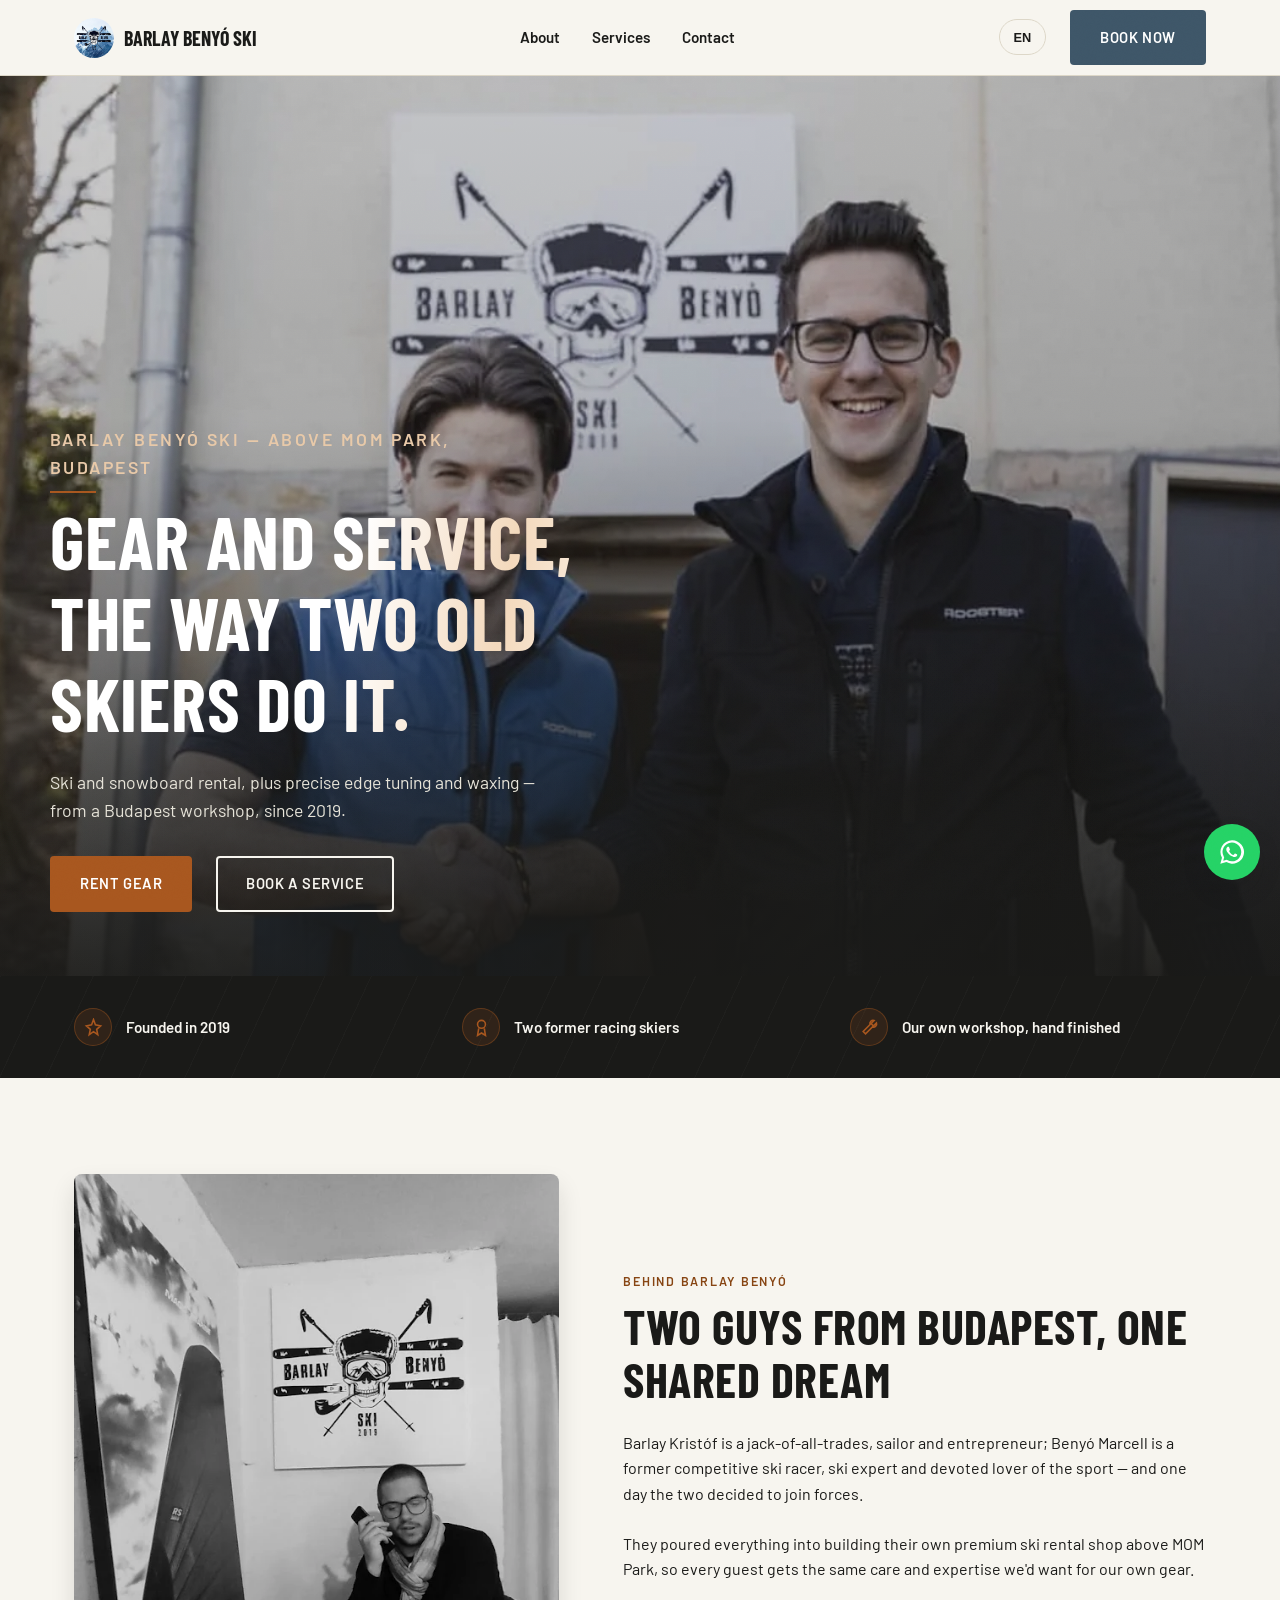
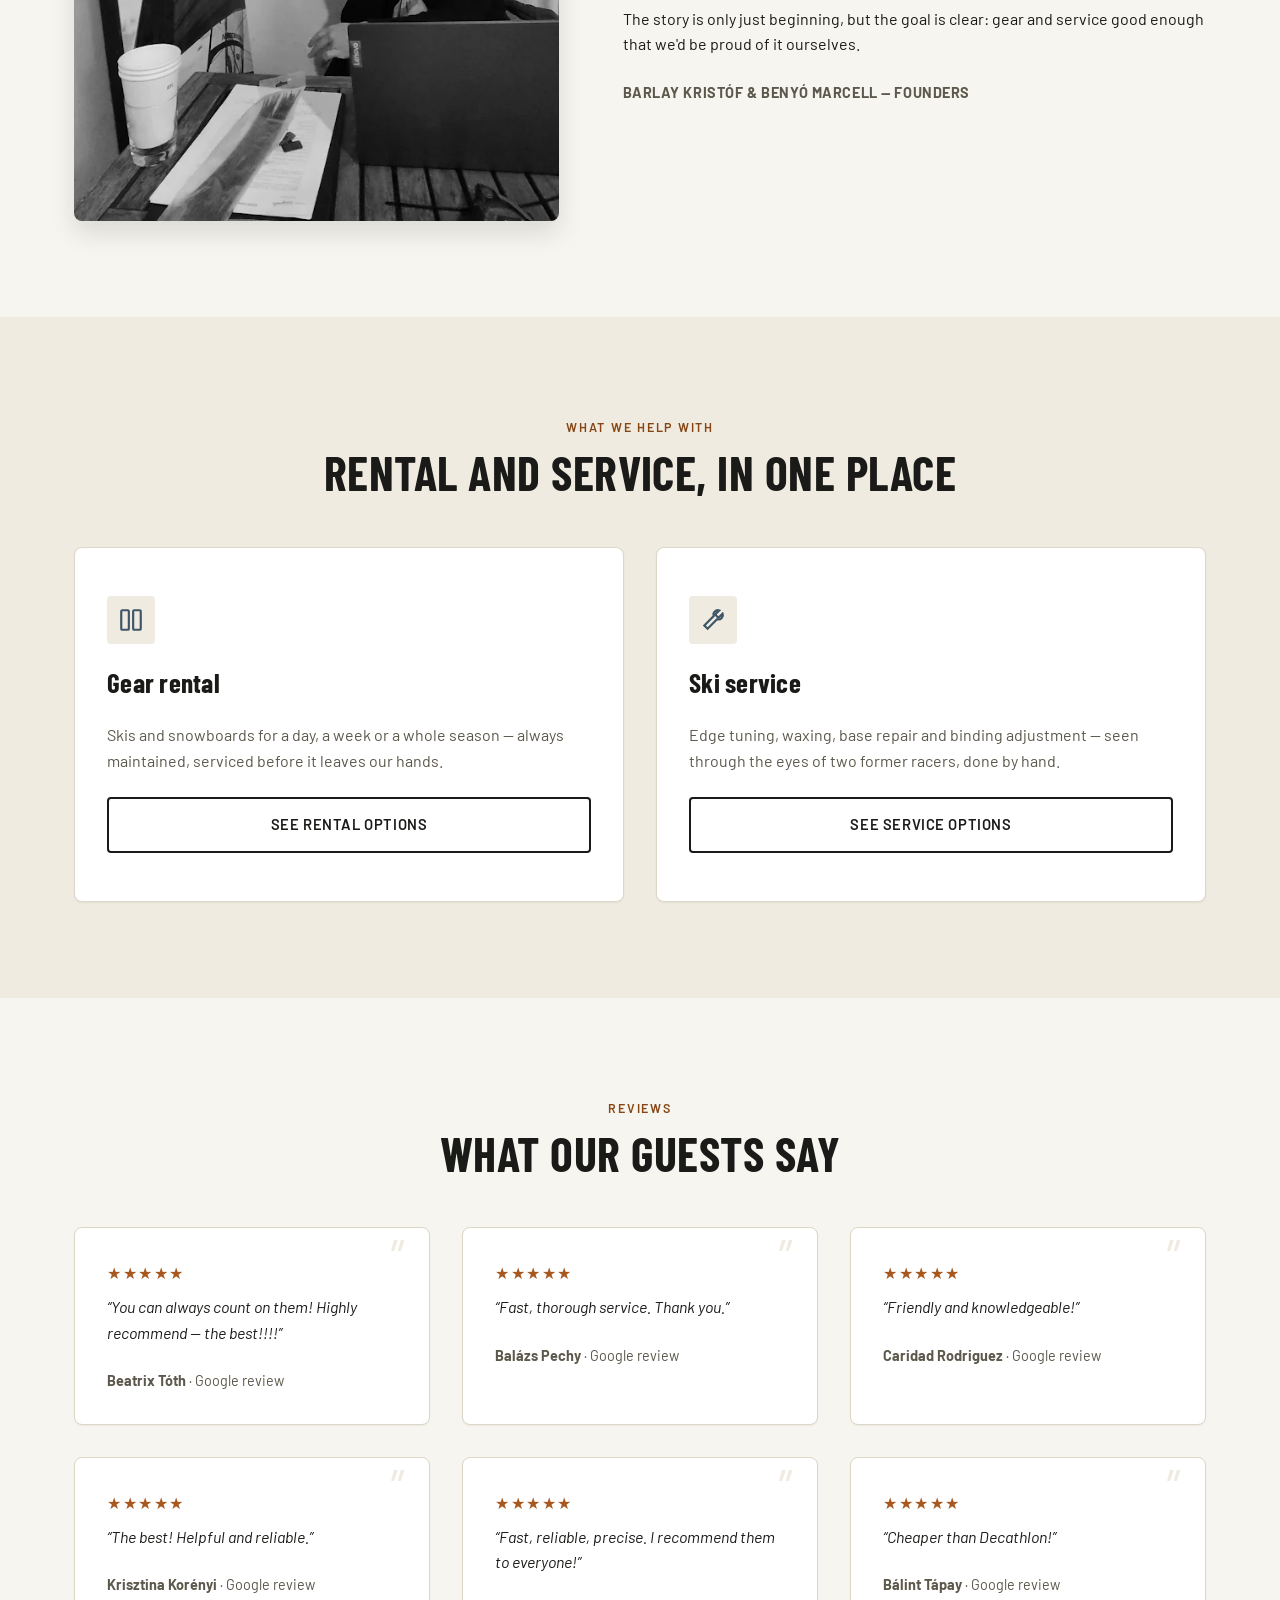
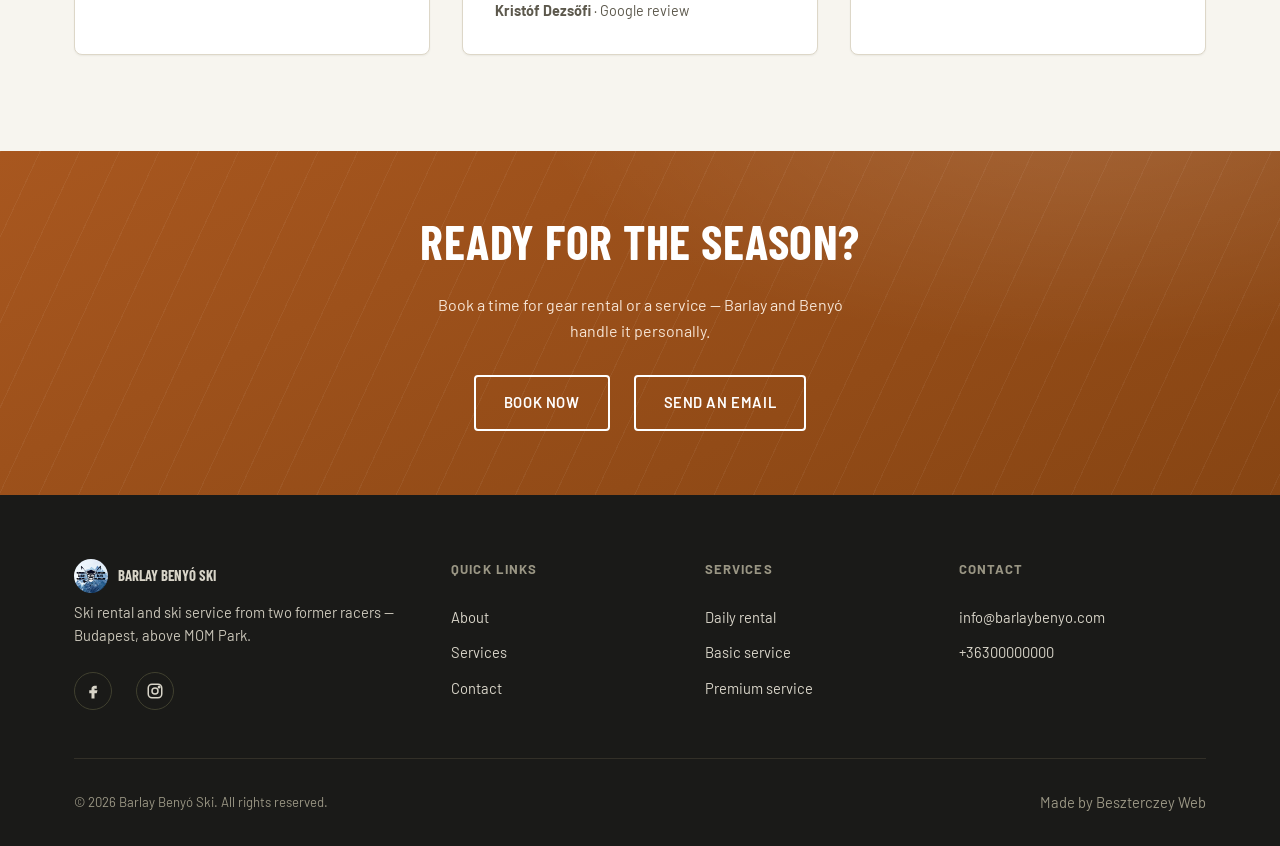
<file: index.html>
<!DOCTYPE html>
<html lang="hu" data-i18n-page-title="meta.home.title">
<head>
<meta charset="UTF-8">
<meta name="viewport" content="width=device-width, initial-scale=1.0">
<title>Barlay Benyó Ski — Síkölcsönzés és síszerviz Budapesten</title>
<meta name="description" data-i18n-attr="content:meta.home.desc" content="Barlay Benyó Ski: síkölcsönzés, hódeszkabérlés, élezés, waxolás és kötésbeállítás két egykori versenyző síelőtől, a MOM Park felett.">
<meta property="og:type" content="website">
<meta property="og:url" content="https://barlay-benyo-ski.vercel.app/index.html">
<meta property="og:title" content="Barlay Benyó Ski — Síkölcsönzés és síszerviz Budapesten">
<meta property="og:description" content="Barlay Benyó Ski: síkölcsönzés, hódeszkabérlés, élezés, waxolás és kötésbeállítás két egykori versenyző síelőtől, a MOM Park felett.">
<meta property="og:image" content="https://barlay-benyo-ski.vercel.app/assets/og-image.jpg">
<meta property="og:image:width" content="1000">
<meta property="og:image:height" content="1000">
<meta name="twitter:card" content="summary_large_image">
<meta name="twitter:title" content="Barlay Benyó Ski — Síkölcsönzés és síszerviz Budapesten">
<meta name="twitter:description" content="Barlay Benyó Ski: síkölcsönzés, hódeszkabérlés, élezés, waxolás és kötésbeállítás két egykori versenyző síelőtől, a MOM Park felett.">
<meta name="twitter:image" content="https://barlay-benyo-ski.vercel.app/assets/og-image.jpg">
<link rel="icon" href="assets/logo-dark-tiny.webp" type="image/webp">
<script>document.documentElement.classList.add("js-reveal");</script>
<link rel="stylesheet" href="styles.css">
</head>
<body>
<a href="#main" class="skip-link">Ugrás a tartalomra</a>

<header class="nav">
  <div class="container">
    <a href="index.html" class="nav-brand">
      <img src="assets/logo-main.webp" alt="">
      Barlay Benyó Ski
    </a>
    <nav class="nav-links" id="nav-links">
      <a href="index.html#about" data-i18n="nav.about">Rólunk</a>
      <a href="szolgaltatasok.html" data-i18n="nav.services">Szolgáltatások</a>
      <a href="kapcsolat.html" data-i18n="nav.contact">Kapcsolat</a>
      <a href="kapcsolat.html" class="btn btn-primary nav-cta-mobile" data-i18n="nav.book">Időpontfoglalás</a>
    </nav>
    <div class="nav-actions">
      <button class="lang-toggle" data-lang-toggle aria-label="Nyelv váltása / Switch language">
        <span data-i18n="nav.lang">HU</span>
      </button>
      <a href="kapcsolat.html" class="btn btn-primary nav-cta-desktop" data-i18n="nav.book">Időpontfoglalás</a>
      <button class="nav-toggle" aria-label="Menü megnyitása" aria-expanded="false" aria-controls="nav-links">
        <span></span><span></span><span></span>
      </button>
    </div>
  </div>
</header>

<main id="main">

  <section class="hero">
    <div class="hero-media">
      <img src="assets/founders-handshake.webp" alt="Barlay Kristóf és Benyó Marcell kezet fognak a Barlay Benyó Ski műhely bejárata előtt" data-i18n-attr="alt:hero.image_alt">
    </div>
    <div class="hero-content container">
      <p class="eyebrow hero-eyebrow" data-i18n="hero.eyebrow">Barlay Benyó Ski — MOM Park felett</p>
      <h1 class="hero-title" data-i18n="hero.title">Felszerelés és szerviz, ahogy két régi síelő csinálja.</h1>
      <p class="hero-sub" data-i18n="hero.subtitle">Síkölcsönzés és hódeszkabérlés, valamint precíz élezés-waxolás — egy budapesti műhelyben, 2019 óta.</p>
      <div class="hero-actions">
        <a href="kapcsolat.html" class="btn btn-ember hero-btn-glow" data-i18n="hero.cta.rent">Felszerelés bérlése</a>
        <a href="szolgaltatasok.html" class="btn btn-outline-light" data-i18n="hero.cta.service">Szerviz időpont</a>
      </div>
    </div>
  </section>

  <section class="trust-strip">
    <div class="container">
      <div class="trust-item">
        <span class="trust-icon"><svg viewBox="0 0 24 24" fill="none" stroke="currentColor" stroke-width="2"><path d="M12 2l2.4 6.6L21 10l-5 4.4L17.4 21 12 17.3 6.6 21 8 14.4 3 10l6.6-1.4z"/></svg></span>
        <span data-i18n="trust.est">Alapítva 2019-ben</span>
      </div>
      <div class="trust-item">
        <span class="trust-icon"><svg viewBox="0 0 24 24" fill="none" stroke="currentColor" stroke-width="2"><circle cx="12" cy="8" r="5"/><path d="M8.5 13 7 22l5-3 5 3-1.5-9"/></svg></span>
        <span data-i18n="trust.racers">Két egykori versenyző síelő</span>
      </div>
      <div class="trust-item">
        <span class="trust-icon"><svg viewBox="0 0 24 24" fill="none" stroke="currentColor" stroke-width="2"><path d="M14.7 6.3a1 1 0 0 0 0 1.4l1.6 1.6a1 1 0 0 0 1.4 0l3.1-3.1a4 4 0 0 1-5.1 5.1L7 20 4 17l8.7-8.7a4 4 0 0 1 5.1-5.1l-3.1 3.1z"/></svg></span>
        <span data-i18n="trust.workshop">Saját műhely, kézi munka</span>
      </div>
    </div>
  </section>

  <section class="section" id="about">
    <div class="container about-grid">
      <div class="about-portrait" data-reveal>
        <img src="assets/portrait-office-bw.webp" alt="Barlay Benyó Ski alapítói a műhelyben">
      </div>
      <div data-reveal>
        <p class="eyebrow" data-i18n="about.eyebrow">A Barlay Benyó mögött</p>
        <h2 data-i18n="about.title">Szia, Barlay és Benyó vagyunk</h2>
        <p data-i18n="about.body1">Régen együtt síeltünk — aztán úgy döntöttünk, hogy amit a hegyen és a pályán megtanultunk a felszerelésről, azt átadjuk másoknak is. Így született meg 2019-ben a Barlay Benyó Ski.</p>
        <p data-i18n="about.body2">Tudjuk, milyen érzés, amikor egy jól beállított léc egyszerűen viszi az embert, és azt is, mennyire el tud rontani egy napot egy életlen él vagy egy rosszul beállított kötés. Ezért minden lécet úgy szervizelünk, mintha a sajátunk lenne.</p>
        <p data-i18n="about.body3">A kölcsönzőben pedig olyan felszerelést adunk ki, amit mi magunk is szívesen felvennénk — legyen szó egy hétvégi alpesi kiruccanásról vagy egy hódeszkás napról a hegyen.</p>
        <p class="about-names" data-i18n="about.names">Barlay &amp; Benyó — alapítók</p>
      </div>
    </div>
  </section>

  <section class="section section-alt">
    <div class="container">
      <div class="section-header center" data-reveal>
        <p class="eyebrow" data-i18n="services_teaser.eyebrow">Amiben segítünk</p>
        <h2 data-i18n="services_teaser.title">Kölcsönzés és szerviz, egy helyen</h2>
      </div>
      <div class="card-grid">
        <div class="card" data-reveal>
          <div class="card-icon">
            <svg viewBox="0 0 24 24" fill="none" stroke="currentColor" stroke-width="2"><rect x="3" y="3" width="7" height="18" rx="1"/><rect x="14" y="3" width="7" height="18" rx="1"/></svg>
          </div>
          <h3 data-i18n="services_teaser.rental.title">Felszerelés kölcsönzés</h3>
          <p data-i18n="services_teaser.rental.desc">Sí és hódeszka kölcsönzés napra, hétre vagy egész szezonra — mindig karbantartott, induláskor szerviz kész állapotban.</p>
          <a href="szolgaltatasok.html#rental" class="btn btn-outline" data-i18n="services_teaser.rental.cta">Nézd meg a bérlést</a>
        </div>
        <div class="card" data-reveal>
          <div class="card-icon">
            <svg viewBox="0 0 24 24" fill="none" stroke="currentColor" stroke-width="2"><path d="M14.7 6.3a1 1 0 0 0 0 1.4l1.6 1.6a1 1 0 0 0 1.4 0l3.1-3.1a4 4 0 0 1-5.1 5.1L7 20 4 17l8.7-8.7a4 4 0 0 1 5.1-5.1l-3.1 3.1z"/></svg>
          </div>
          <h3 data-i18n="services_teaser.service.title">Síszerviz</h3>
          <p data-i18n="services_teaser.service.desc">Élezés, waxolás, talpfeltöltés és kötésbeállítás — két egykori versenyző szemével, kézi munkával.</p>
          <a href="szolgaltatasok.html#service" class="btn btn-outline" data-i18n="services_teaser.service.cta">Nézd meg a szervizt</a>
        </div>
      </div>
    </div>
  </section>

  <section class="section">
    <div class="container">
      <div class="section-header center" data-reveal>
        <p class="eyebrow" data-i18n="testimonials.eyebrow">Vélemények</p>
        <h2 data-i18n="testimonials.title">Amit a vendégeink mondanak</h2>
      </div>
      <div class="testimonial-grid">
        <div class="testimonial-card" data-reveal>
          <div class="stars" aria-hidden="true">★★★★★</div>
          <p data-i18n="testimonials.t1.quote">„Mindig lehet rájuk számítani! Ajánlom! A legjobb!!!!”</p>
          <p class="testimonial-author">Beatrix Tóth <span data-i18n="testimonials.source">· Google-vélemény</span></p>
        </div>
        <div class="testimonial-card" data-reveal>
          <div class="stars" aria-hidden="true">★★★★★</div>
          <p data-i18n="testimonials.t2.quote">„Gyors, alapos ügyintézés. Köszönöm.”</p>
          <p class="testimonial-author">Balázs Pechy <span data-i18n="testimonials.source">· Google-vélemény</span></p>
        </div>
        <div class="testimonial-card" data-reveal>
          <div class="stars" aria-hidden="true">★★★★★</div>
          <p data-i18n="testimonials.t3.quote">„Kedvesség és szakértelem!”</p>
          <p class="testimonial-author">Caridad Rodriguez <span data-i18n="testimonials.source">· Google-vélemény</span></p>
        </div>
        <div class="testimonial-card" data-reveal>
          <div class="stars" aria-hidden="true">★★★★★</div>
          <p data-i18n="testimonials.t4.quote">„A legjobbak! Segítőkészek, megbízhatóak.”</p>
          <p class="testimonial-author">Krisztina Korényi <span data-i18n="testimonials.source">· Google-vélemény</span></p>
        </div>
        <div class="testimonial-card" data-reveal>
          <div class="stars" aria-hidden="true">★★★★★</div>
          <p data-i18n="testimonials.t5.quote">„Gyors, megbízható, precíz. Mindenkinek ajánlom!”</p>
          <p class="testimonial-author">Kristóf Dezsőfi <span data-i18n="testimonials.source">· Google-vélemény</span></p>
        </div>
        <div class="testimonial-card" data-reveal>
          <div class="stars" aria-hidden="true">★★★★★</div>
          <p data-i18n="testimonials.t6.quote">„Olcsóbb, mint a Decathlon!”</p>
          <p class="testimonial-author">Bálint Tápay <span data-i18n="testimonials.source">· Google-vélemény</span></p>
        </div>
      </div>
    </div>
  </section>

  <section class="cta-banner">
    <div class="container" data-reveal>
      <h2 data-i18n="cta_banner.title">Készen álltok a szezonra?</h2>
      <p data-i18n="cta_banner.body">Foglaljatok időpontot felszerelés bérlésére vagy szervizre — Barlay és Benyó személyesen intézi.</p>
      <div class="cta-actions">
        <a href="kapcsolat.html" class="btn btn-outline-light" data-i18n="cta_banner.book">Időpontfoglalás</a>
        <a href="#" data-site="email" class="btn btn-outline-light" data-i18n="cta_banner.email">Írj emailt</a>
      </div>
    </div>
  </section>

</main>

<footer class="footer">
  <div class="container">
    <div class="footer-grid">
      <div>
        <a href="index.html" class="footer-brand">
          <img src="assets/logo-main.webp" alt="">
          Barlay Benyó Ski
        </a>
        <p data-i18n="footer.tagline">Síkölcsönzés és síszerviz két egykori versenyzőtől — Budapest, MOM Park felett.</p>
        <div class="footer-social">
          <a href="#" data-site="facebook" aria-label="Facebook" target="_blank" rel="noopener">
            <svg viewBox="0 0 24 24" fill="currentColor"><path d="M14 9h3V5h-3c-2.2 0-4 1.8-4 4v2H7v4h3v7h4v-7h3l1-4h-4V9c0-.6.4-1 1-1z"/></svg>
          </a>
          <a href="#" data-site="instagram" aria-label="Instagram" target="_blank" rel="noopener">
            <svg viewBox="0 0 24 24" fill="none" stroke="currentColor" stroke-width="2"><rect x="3" y="3" width="18" height="18" rx="5"/><circle cx="12" cy="12" r="4"/><circle cx="17.5" cy="6.5" r="1"/></svg>
          </a>
        </div>
      </div>
      <div>
        <p class="footer-h" data-i18n="footer.quicklinks">Gyorslinkek</p>
        <ul>
          <li><a href="index.html#about" data-i18n="nav.about">Rólunk</a></li>
          <li><a href="szolgaltatasok.html" data-i18n="nav.services">Szolgáltatások</a></li>
          <li><a href="kapcsolat.html" data-i18n="nav.contact">Kapcsolat</a></li>
        </ul>
      </div>
      <div>
        <p class="footer-h" data-i18n="footer.services">Szolgáltatások</p>
        <ul>
          <li><a href="szolgaltatasok.html#rental" data-i18n="pkg.rental_daily.title">Napi bérlés</a></li>
          <li><a href="szolgaltatasok.html#service" data-i18n="pkg.service_basic.title">Alapszerviz</a></li>
          <li><a href="szolgaltatasok.html#service" data-i18n="pkg.service_premium.title">Prémium szerviz</a></li>
        </ul>
      </div>
      <div>
        <p class="footer-h" data-i18n="footer.contact">Kapcsolat</p>
        <ul>
          <li><a href="#" data-site="email" data-site-text>info@barlaybenyo.com</a></li>
          <li><a href="#" data-site="phoneHref" data-site-text>+36 30 000 0000</a></li>
        </ul>
      </div>
    </div>
    <div class="footer-bottom">
      <span>&copy; 2026 Barlay Benyó Ski. <span data-i18n="footer.rights">Minden jog fenntartva.</span></span>
      <a href="https://beszterczey.com/" target="_blank" rel="noopener">
        <span data-i18n="footer.madeby">Készítette: Beszterczey Web</span>
      </a>
    </div>
  </div>
</footer>

<aside aria-label="WhatsApp gyorskapcsolat">
<a class="whatsapp-float" data-site="whatsapp" target="_blank" rel="noopener" aria-label="WhatsApp">
  <svg viewBox="0 0 24 24" fill="currentColor"><path d="M12 2a10 10 0 0 0-8.6 15L2 22l5.2-1.4A10 10 0 1 0 12 2zm0 18a8 8 0 0 1-4.1-1.1l-.3-.2-3.1.8.8-3-.2-.3A8 8 0 1 1 12 20zm4.4-5.9c-.2-.1-1.4-.7-1.6-.8-.2-.1-.4-.1-.5.1-.2.2-.6.8-.8 1-.1.1-.3.2-.5.1-.7-.3-1.4-.7-2-1.3-.5-.5-1-1.1-1.4-1.8-.1-.2 0-.3.1-.5l.3-.4c.1-.1.2-.3.2-.4.1-.1 0-.3 0-.4-.1-.1-.5-1.2-.7-1.7-.2-.4-.4-.4-.5-.4h-.5c-.1 0-.4.1-.6.3-.2.2-.8.8-.8 1.9s.8 2.2 1 2.4c.1.1 1.6 2.5 3.9 3.5.5.2 1 .4 1.3.5.5.2 1 .1 1.4.1.4-.1 1.4-.6 1.6-1.1.2-.5.2-1 .1-1.1-.1-.1-.2-.1-.4-.2z"/></svg>
</a>
</aside>

<script src="i18n.js"></script>
<script src="main.js"></script>
</body>
</html>
</file>
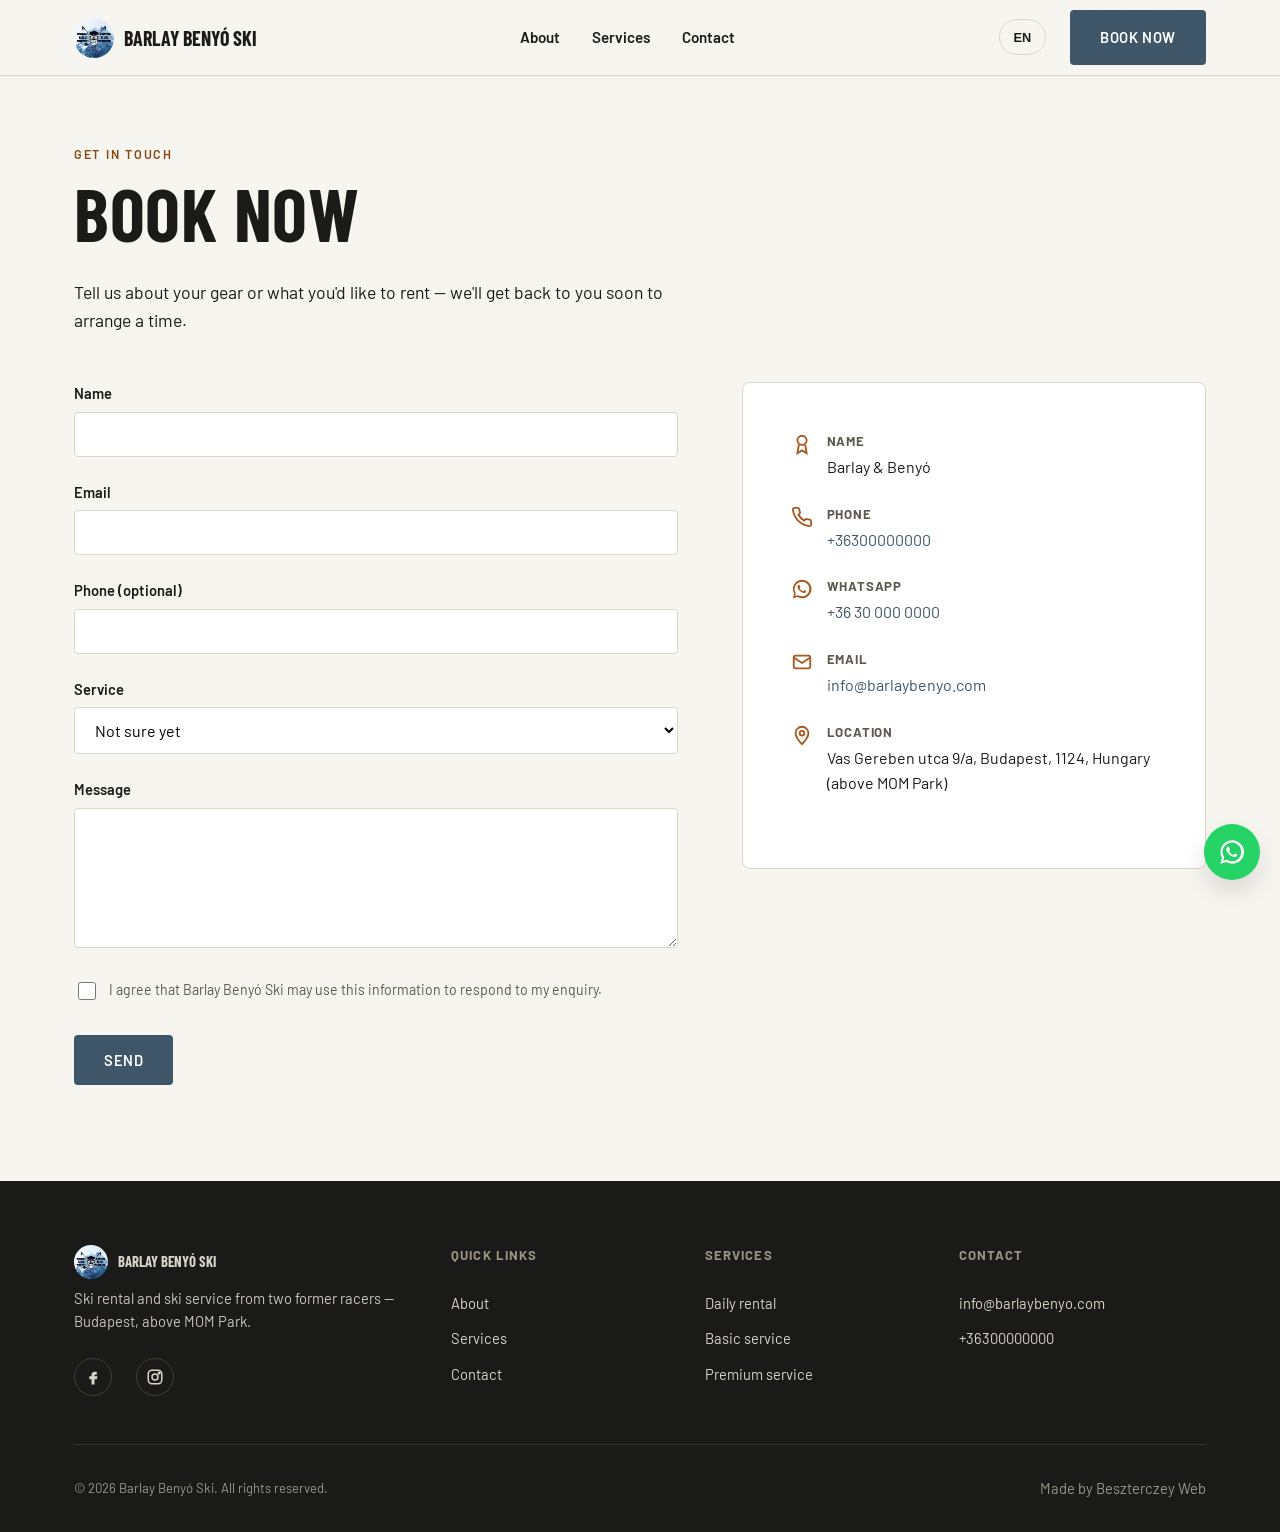
<file: kapcsolat.html>
<!DOCTYPE html>
<html lang="hu" data-i18n-page-title="meta.contact.title">
<head>
<meta charset="UTF-8">
<meta name="viewport" content="width=device-width, initial-scale=1.0">
<title>Kapcsolat — Barlay Benyó Ski</title>
<meta name="description" content="Foglalj időpontot felszerelés bérlésére vagy szervizre. Barlay Benyó Ski — Budapest, MOM Park felett.">
<meta property="og:type" content="website">
<meta property="og:url" content="https://barlay-benyo-ski.vercel.app/kapcsolat.html">
<meta property="og:title" content="Kapcsolat — Barlay Benyó Ski">
<meta property="og:description" content="Foglalj időpontot felszerelés bérlésére vagy szervizre. Barlay Benyó Ski — Budapest, MOM Park felett.">
<meta property="og:image" content="https://barlay-benyo-ski.vercel.app/assets/og-image.jpg">
<meta property="og:image:width" content="1000">
<meta property="og:image:height" content="1000">
<meta name="twitter:card" content="summary_large_image">
<meta name="twitter:title" content="Kapcsolat — Barlay Benyó Ski">
<meta name="twitter:description" content="Foglalj időpontot felszerelés bérlésére vagy szervizre. Barlay Benyó Ski — Budapest, MOM Park felett.">
<meta name="twitter:image" content="https://barlay-benyo-ski.vercel.app/assets/og-image.jpg">
<link rel="icon" href="assets/logo-dark-tiny.webp" type="image/webp">
<script>document.documentElement.classList.add("js-reveal");</script>
<link rel="stylesheet" href="styles.css">
</head>
<body>
<a href="#main" class="skip-link">Ugrás a tartalomra</a>

<header class="nav">
  <div class="container">
    <a href="index.html" class="nav-brand">
      <img src="assets/logo-main.webp" alt="">
      Barlay Benyó Ski
    </a>
    <nav class="nav-links" id="nav-links">
      <a href="index.html#about" data-i18n="nav.about">Rólunk</a>
      <a href="szolgaltatasok.html" data-i18n="nav.services">Szolgáltatások</a>
      <a href="kapcsolat.html" data-i18n="nav.contact">Kapcsolat</a>
      <a href="kapcsolat.html" class="btn btn-primary nav-cta-mobile" data-i18n="nav.book">Időpontfoglalás</a>
    </nav>
    <div class="nav-actions">
      <button class="lang-toggle" data-lang-toggle aria-label="Nyelv váltása / Switch language">
        <span data-i18n="nav.lang">HU</span>
      </button>
      <a href="kapcsolat.html" class="btn btn-primary nav-cta-desktop" data-i18n="nav.book">Időpontfoglalás</a>
      <button class="nav-toggle" aria-label="Menü megnyitása" aria-expanded="false" aria-controls="nav-links">
        <span></span><span></span><span></span>
      </button>
    </div>
  </div>
</header>

<main id="main">
  <section class="section" style="padding-top: var(--space-2xl);">
    <div class="container">
      <div class="section-header" data-reveal>
        <p class="eyebrow" data-i18n="contact.eyebrow">Lépj kapcsolatba</p>
        <h1 data-i18n="contact.title">Időpontfoglalás</h1>
        <p data-i18n="contact.subtitle" style="font-size:1.1rem;">Mesélj a felszerelésedről vagy arról, mit szeretnél bérelni — hamarosan válaszolunk az egyeztetéshez.</p>
      </div>

      <div class="contact-grid">
        <form id="contact-form" data-reveal novalidate>
          <div class="honeypot" aria-hidden="true">
            <label for="_gotcha">Leave this field empty</label>
            <input type="text" id="_gotcha" name="_gotcha" tabindex="-1" autocomplete="off">
          </div>

          <div class="form-field">
            <label for="name" data-i18n="form.name">Név</label>
            <input type="text" id="name" name="name" required autocomplete="name">
          </div>
          <div class="form-field">
            <label for="email" data-i18n="form.email">Email</label>
            <input type="email" id="email" name="email" required autocomplete="email">
          </div>
          <div class="form-field">
            <label for="phone" data-i18n="form.phone">Telefon (opcionális)</label>
            <input type="tel" id="phone" name="phone" autocomplete="tel">
          </div>
          <div class="form-field">
            <label for="service" data-i18n="form.service">Szolgáltatás</label>
            <select id="service" name="service">
              <option value="" data-i18n="form.service.default">Még nem tudom</option>
              <option value="rental" data-i18n="form.service.rental">Felszerelés bérlés</option>
              <option value="service_basic" data-i18n="form.service.service_basic">Alapszerviz</option>
              <option value="service_premium" data-i18n="form.service.service_premium">Prémium szerviz</option>
              <option value="binding" data-i18n="form.service.binding">Kötésbeállítás</option>
            </select>
          </div>
          <div class="form-field">
            <label for="message" data-i18n="form.message">Üzenet</label>
            <textarea id="message" name="message" required></textarea>
          </div>
          <label class="form-consent">
            <input type="checkbox" required>
            <span data-i18n="form.consent">Hozzájárulok, hogy a Barlay Benyó Ski ezeket az adatokat a megkeresésem megválaszolásához felhasználja.</span>
          </label>
          <button type="submit" class="btn btn-primary" data-i18n="form.submit">Küldés</button>
        </form>

        <div class="info-card" data-reveal>
          <div class="info-row">
            <svg viewBox="0 0 24 24" fill="none" stroke="currentColor" stroke-width="2"><circle cx="12" cy="8" r="5"/><path d="M8.5 13 7 22l5-3 5 3-1.5-9"/></svg>
            <div>
              <strong data-i18n="info.name">Név</strong>
              <span data-i18n="info.name.value">Barlay &amp; Benyó</span>
            </div>
          </div>
          <div class="info-row">
            <svg viewBox="0 0 24 24" fill="none" stroke="currentColor" stroke-width="2"><path d="M22 16.9v3a2 2 0 0 1-2.2 2 19.8 19.8 0 0 1-8.6-3.1 19.5 19.5 0 0 1-6-6A19.8 19.8 0 0 1 2.1 4.2 2 2 0 0 1 4.1 2h3a2 2 0 0 1 2 1.7c.1.9.3 1.8.6 2.7a2 2 0 0 1-.4 2.1L8.1 9.6a16 16 0 0 0 6.3 6.3l1.1-1.2a2 2 0 0 1 2.1-.4c.9.3 1.8.5 2.7.6a2 2 0 0 1 1.7 2z"/></svg>
            <div>
              <strong data-i18n="info.phone">Telefon</strong>
              <a href="#" data-site="phoneHref" data-site-text>+36 30 000 0000</a>
            </div>
          </div>
          <div class="info-row">
            <svg viewBox="0 0 24 24" fill="currentColor"><path d="M12 2a10 10 0 0 0-8.6 15L2 22l5.2-1.4A10 10 0 1 0 12 2zm0 18a8 8 0 0 1-4.1-1.1l-.3-.2-3.1.8.8-3-.2-.3A8 8 0 1 1 12 20zm4.4-5.9c-.2-.1-1.4-.7-1.6-.8-.2-.1-.4-.1-.5.1-.2.2-.6.8-.8 1-.1.1-.3.2-.5.1-.7-.3-1.4-.7-2-1.3-.5-.5-1-1.1-1.4-1.8-.1-.2 0-.3.1-.5l.3-.4c.1-.1.2-.3.2-.4.1-.1 0-.3 0-.4-.1-.1-.5-1.2-.7-1.7-.2-.4-.4-.4-.5-.4h-.5c-.1 0-.4.1-.6.3-.2.2-.8.8-.8 1.9s.8 2.2 1 2.4c.1.1 1.6 2.5 3.9 3.5.5.2 1 .4 1.3.5.5.2 1 .1 1.4.1.4-.1 1.4-.6 1.6-1.1.2-.5.2-1 .1-1.1-.1-.1-.2-.1-.4-.2z"/></svg>
            <div>
              <strong data-i18n="info.whatsapp">WhatsApp</strong>
              <a href="#" data-site="whatsapp" target="_blank" rel="noopener">+36 30 000 0000</a>
            </div>
          </div>
          <div class="info-row">
            <svg viewBox="0 0 24 24" fill="none" stroke="currentColor" stroke-width="2"><path d="M4 4h16v16H4z" opacity="0"/><path d="M3 7l9 6 9-6"/><rect x="3" y="5" width="18" height="14" rx="2"/></svg>
            <div>
              <strong data-i18n="info.email">Email</strong>
              <a href="#" data-site="email" data-site-text>info@barlaybenyo.com</a>
            </div>
          </div>
          <div class="info-row">
            <svg viewBox="0 0 24 24" fill="none" stroke="currentColor" stroke-width="2"><path d="M12 22s7-7.4 7-12a7 7 0 1 0-14 0c0 4.6 7 12 7 12z"/><circle cx="12" cy="10" r="2.5"/></svg>
            <div>
              <strong data-i18n="info.location">Helyszín</strong>
              <span data-i18n="info.location.value">Vas Gereben utca 9/a, Budapest, 1124 (MOM Park felett)</span>
            </div>
          </div>
        </div>
      </div>
    </div>
  </section>
</main>

<footer class="footer">
  <div class="container">
    <div class="footer-grid">
      <div>
        <a href="index.html" class="footer-brand">
          <img src="assets/logo-main.webp" alt="">
          Barlay Benyó Ski
        </a>
        <p data-i18n="footer.tagline">Síkölcsönzés és síszerviz két egykori versenyzőtől — Budapest, MOM Park felett.</p>
        <div class="footer-social">
          <a href="#" data-site="facebook" aria-label="Facebook" target="_blank" rel="noopener">
            <svg viewBox="0 0 24 24" fill="currentColor"><path d="M14 9h3V5h-3c-2.2 0-4 1.8-4 4v2H7v4h3v7h4v-7h3l1-4h-4V9c0-.6.4-1 1-1z"/></svg>
          </a>
          <a href="#" data-site="instagram" aria-label="Instagram" target="_blank" rel="noopener">
            <svg viewBox="0 0 24 24" fill="none" stroke="currentColor" stroke-width="2"><rect x="3" y="3" width="18" height="18" rx="5"/><circle cx="12" cy="12" r="4"/><circle cx="17.5" cy="6.5" r="1"/></svg>
          </a>
        </div>
      </div>
      <div>
        <p class="footer-h" data-i18n="footer.quicklinks">Gyorslinkek</p>
        <ul>
          <li><a href="index.html#about" data-i18n="nav.about">Rólunk</a></li>
          <li><a href="szolgaltatasok.html" data-i18n="nav.services">Szolgáltatások</a></li>
          <li><a href="kapcsolat.html" data-i18n="nav.contact">Kapcsolat</a></li>
        </ul>
      </div>
      <div>
        <p class="footer-h" data-i18n="footer.services">Szolgáltatások</p>
        <ul>
          <li><a href="szolgaltatasok.html#rental" data-i18n="pkg.rental_daily.title">Napi bérlés</a></li>
          <li><a href="szolgaltatasok.html#service" data-i18n="pkg.service_basic.title">Alapszerviz</a></li>
          <li><a href="szolgaltatasok.html#service" data-i18n="pkg.service_premium.title">Prémium szerviz</a></li>
        </ul>
      </div>
      <div>
        <p class="footer-h" data-i18n="footer.contact">Kapcsolat</p>
        <ul>
          <li><a href="#" data-site="email" data-site-text>info@barlaybenyo.com</a></li>
          <li><a href="#" data-site="phoneHref" data-site-text>+36 30 000 0000</a></li>
        </ul>
      </div>
    </div>
    <div class="footer-bottom">
      <span>&copy; 2026 Barlay Benyó Ski. <span data-i18n="footer.rights">Minden jog fenntartva.</span></span>
      <a href="https://beszterczey.com/" target="_blank" rel="noopener">
        <span data-i18n="footer.madeby">Készítette: Beszterczey Web</span>
      </a>
    </div>
  </div>
</footer>

<aside aria-label="WhatsApp gyorskapcsolat">
<a class="whatsapp-float" data-site="whatsapp" target="_blank" rel="noopener" aria-label="WhatsApp">
  <svg viewBox="0 0 24 24" fill="currentColor"><path d="M12 2a10 10 0 0 0-8.6 15L2 22l5.2-1.4A10 10 0 1 0 12 2zm0 18a8 8 0 0 1-4.1-1.1l-.3-.2-3.1.8.8-3-.2-.3A8 8 0 1 1 12 20zm4.4-5.9c-.2-.1-1.4-.7-1.6-.8-.2-.1-.4-.1-.5.1-.2.2-.6.8-.8 1-.1.1-.3.2-.5.1-.7-.3-1.4-.7-2-1.3-.5-.5-1-1.1-1.4-1.8-.1-.2 0-.3.1-.5l.3-.4c.1-.1.2-.3.2-.4.1-.1 0-.3 0-.4-.1-.1-.5-1.2-.7-1.7-.2-.4-.4-.4-.5-.4h-.5c-.1 0-.4.1-.6.3-.2.2-.8.8-.8 1.9s.8 2.2 1 2.4c.1.1 1.6 2.5 3.9 3.5.5.2 1 .4 1.3.5.5.2 1 .1 1.4.1.4-.1 1.4-.6 1.6-1.1.2-.5.2-1 .1-1.1-.1-.1-.2-.1-.4-.2z"/></svg>
</a>
</aside>

<script src="i18n.js"></script>
<script src="main.js"></script>
</body>
</html>
</file>
<file: styles.css>
@import url('https://fonts.googleapis.com/css2?family=Barlow+Condensed:wght@500;600;700&family=Barlow:wght@400;500;600;700&display=swap');

:root {
  --color-ink: #1A1A18;
  --color-paper: #F7F5EF;
  --color-paper-alt: #EFEBE1;
  --color-card: #FFFFFF;
  --color-slate: #3E5668;
  --color-slate-dark: #2A3C49;
  --color-ember: #A8571F;
  --color-ember-dark: #874513;
  --color-border: #DDD7C8;
  --color-muted-foreground: #5C584C;
  --color-destructive: #B3261E;
  --color-on-dark: #F7F5EF;
  --color-whatsapp: #25D366;

  --space-xs: 4px;
  --space-sm: 8px;
  --space-md: 24px;
  --space-lg: 32px;
  --space-xl: 48px;
  --space-2xl: 64px;
  --space-3xl: 96px;

  --shadow-sm: 0 1px 2px rgba(26,26,24,0.06);
  --shadow-md: 0 4px 10px rgba(26,26,24,0.10);
  --shadow-lg: 0 12px 24px rgba(26,26,24,0.12);
  --shadow-xl: 0 24px 48px rgba(26,26,24,0.16);

  --radius: 4px;
  --radius-lg: 8px;
  --max-width: 1180px;
  --nav-height: 76px;
}

* { box-sizing: border-box; }
html { scroll-behavior: smooth; scroll-padding-top: calc(var(--nav-height) + 16px); overflow-x: hidden; }
@media (prefers-reduced-motion: reduce) { html { scroll-behavior: auto; } }

body {
  margin: 0;
  overflow-x: hidden;
  font-family: 'Barlow', sans-serif;
  font-size: 16px;
  line-height: 1.6;
  color: var(--color-ink);
  background: var(--color-paper);
  -webkit-font-smoothing: antialiased;
  position: relative;
}

/* Faint, fixed film-grain texture — a quiet premium/tactile finish across
   the whole page rather than a flat digital fill. Decorative only. */
body::after {
  content: "";
  position: fixed; inset: 0; z-index: 999; pointer-events: none;
  opacity: 0.025; mix-blend-mode: overlay;
  background-image: url("data:image/svg+xml,%3Csvg xmlns='http://www.w3.org/2000/svg' width='180' height='180'%3E%3Cfilter id='n'%3E%3CfeTurbulence type='fractalNoise' baseFrequency='0.9' numOctaves='2' stitchTiles='stitch'/%3E%3C/filter%3E%3Crect width='100%25' height='100%25' filter='url(%23n)'/%3E%3C/svg%3E");
}
@media (prefers-reduced-motion: reduce), (max-width: 480px) {
  body::after { display: none; }
}

h1, h2, h3, h4 {
  font-family: 'Barlow Condensed', sans-serif;
  font-weight: 700;
  letter-spacing: 0.01em;
  line-height: 1.1;
  margin: 0 0 var(--space-md);
  color: var(--color-ink);
}
h1 { font-size: clamp(2.6rem, 6vw, 4.6rem); text-transform: uppercase; }
h2 { font-size: clamp(2rem, 4.2vw, 3rem); text-transform: uppercase; }
h3 { font-size: clamp(1.3rem, 2.4vw, 1.7rem); }
p { margin: 0 0 var(--space-md); color: var(--color-ink); }
a { color: var(--color-slate); text-decoration: none; }
a:hover { color: var(--color-slate-dark); }
img { max-width: 100%; display: block; }

.container { max-width: var(--max-width); margin: 0 auto; padding: 0 var(--space-md); }
.eyebrow {
  display: inline-block;
  font-family: 'Barlow', sans-serif;
  font-weight: 600;
  text-transform: uppercase;
  letter-spacing: 0.14em;
  font-size: 0.78rem;
  color: var(--color-ember-dark);
  margin-bottom: var(--space-sm);
}

.visually-hidden {
  position: absolute; width: 1px; height: 1px; padding: 0; margin: -1px;
  overflow: hidden; clip: rect(0,0,0,0); white-space: nowrap; border: 0;
}
.skip-link {
  position: absolute; left: var(--space-md); top: -60px;
  background: var(--color-ink); color: var(--color-paper);
  padding: 10px 18px; border-radius: var(--radius); z-index: 200;
  transition: top 200ms ease;
}
.skip-link:focus { top: var(--space-md); }

/* Focus visibility */
a:focus-visible, button:focus-visible, input:focus-visible, textarea:focus-visible, select:focus-visible {
  outline: 3px solid var(--color-slate);
  outline-offset: 2px;
}

/* ---------- Buttons ---------- */
.btn {
  display: inline-flex; align-items: center; justify-content: center;
  gap: 8px; min-height: 44px; padding: 14px 28px;
  border-radius: var(--radius); font-family: 'Barlow', sans-serif;
  font-weight: 600; text-transform: uppercase; letter-spacing: 0.04em;
  font-size: 0.92rem; cursor: pointer; border: 2px solid transparent;
  transition: background 200ms ease, color 200ms ease, transform 200ms ease, border-color 200ms ease;
}
.btn-primary { background: var(--color-slate); color: #fff; }
.btn-primary:hover { background: var(--color-slate-dark); color: #fff; transform: translateY(-1px); }
.btn-ember { background: var(--color-ember); color: #fff; }
.btn-ember:hover { background: var(--color-ember-dark); color: #fff; transform: translateY(-1px); }
.btn-outline { background: transparent; color: var(--color-ink); border-color: var(--color-ink); }
.btn-outline:hover { background: var(--color-ink); color: var(--color-paper); }
.btn-outline-light { background: transparent; color: var(--color-paper); border-color: var(--color-paper); }
.btn-outline-light:hover { background: var(--color-paper); color: var(--color-ink); }

/* ---------- Nav ---------- */
.nav {
  position: sticky; top: 0; z-index: 100;
  background: rgba(247,245,239,0.92); backdrop-filter: blur(8px);
  border-bottom: 1px solid var(--color-border);
  height: var(--nav-height);
}
.nav .container { height: 100%; display: flex; align-items: center; justify-content: space-between; }
.nav-brand { display: flex; align-items: center; gap: 10px; font-family: 'Barlow Condensed', sans-serif; font-weight: 700; font-size: 1.25rem; text-transform: uppercase; color: var(--color-ink); }
.nav-brand img { height: 40px; width: 40px; border-radius: 50%; object-fit: cover; }
.nav-links { display: flex; align-items: center; gap: var(--space-lg); }
.nav-links a { color: var(--color-ink); font-weight: 600; font-size: 0.95rem; }
.nav-links a:hover { color: var(--color-slate); }
.nav-actions { display: flex; align-items: center; gap: var(--space-md); }
.lang-toggle {
  background: transparent; border: 1px solid var(--color-border); border-radius: 999px;
  padding: 6px 14px; font-weight: 700; font-size: 0.8rem; cursor: pointer; min-height: 36px;
  color: var(--color-ink); transition: border-color 200ms ease, background 200ms ease;
}
.lang-toggle:hover { border-color: var(--color-slate); background: var(--color-paper-alt); }

.nav-toggle {
  display: none; flex-direction: column; gap: 5px; background: none; border: none;
  cursor: pointer; padding: 10px; min-width: 44px; min-height: 44px; align-items: center; justify-content: center;
}
.nav-toggle span { width: 24px; height: 2px; background: var(--color-ink); transition: transform 200ms ease, opacity 200ms ease; }

@media (max-width: 860px) {
  .nav-links { position: fixed; top: var(--nav-height); left: 0; right: 0;
    height: calc(100vh - var(--nav-height)); height: calc(100dvh - var(--nav-height));
    background: var(--color-paper); flex-direction: column; justify-content: flex-start;
    align-items: stretch; padding: var(--space-xl) var(--space-md); gap: var(--space-lg);
    transform: translateX(100%); transition: transform 250ms ease; overflow-y: auto; z-index: 99; }
  .nav-links.is-open { transform: translateX(0); }
  .nav-links a { font-size: 1.3rem; }
  .nav-toggle { display: inline-flex; }
  body.nav-open { overflow: hidden; }
  .nav-actions .btn-primary.nav-cta-desktop { display: none; }
}
@media (min-width: 861px) {
  .nav-cta-mobile { display: none; }
}

/* ---------- Hero ---------- */
.hero {
  position: relative; min-height: 100dvh; min-height: 100vh;
  display: flex; align-items: flex-end; overflow: hidden;
  color: var(--color-on-dark);
}
.hero-media { position: absolute; inset: 0; z-index: 0; }
/* Object-position keeps both founders' faces anchored near the top of the
   frame (low Y%) so the bottom-aligned text column below never climbs into
   face territory, whatever the viewport height. */
.hero-media img { width: 100%; height: 116%; margin-top: -8%; object-fit: cover; object-position: center 16%; }
@media (max-width: 640px) {
  /* A full 100dvh-tall hero on a narrow phone makes object-fit:cover crop
     the wide two-founder photo down to roughly a quarter of its width —
     enough to fit one person, cutting the other almost entirely out of
     frame. Shortening the hero on mobile widens that visible slice enough
     to keep both founders in shot, centered on the pair rather than on
     just one of them. */
  .hero { min-height: 58vh; }
  .hero-media img { object-position: 50% 14%; }
}
.hero-media::after {
  content: ""; position: absolute; inset: 0;
  background: linear-gradient(180deg, rgba(26,26,24,0.22) 0%, rgba(26,26,24,0.3) 38%, rgba(26,26,24,0.62) 68%, rgba(26,26,24,0.92) 100%);
}
.hero-media::before {
  content: ""; position: absolute; inset: 0; z-index: 1;
  background: radial-gradient(ellipse 120% 70% at 50% 100%, rgba(26,26,24,0.5) 0%, transparent 60%);
}
.hero-content { position: relative; z-index: 1; padding: var(--space-3xl) 0 var(--space-2xl); width: 100%; }
.hero-content .eyebrow { color: #E8C9A8; }
.hero-content h1 { color: #fff; max-width: 16ch; }
.hero-content p { color: #E7E4D9; max-width: 50ch; font-size: 1.1rem; }
.hero-actions { display: flex; flex-wrap: wrap; gap: var(--space-md); margin-top: var(--space-lg); }

/* ---------- Hero entrance choreography ---------- */
/* Each line comes in on its own beat, then the headline keeps a slow
   shimmer sweeping through it — a little showpiece for the hero only. */
.hero-eyebrow {
  opacity: 0;
  animation: hero-eyebrow-in 700ms cubic-bezier(0.16,1,0.3,1) 150ms both;
}
.hero-eyebrow::after {
  content: ""; display: block; height: 2px; width: 46px; margin-top: 10px;
  background: var(--color-ember);
  transform-origin: left;
  transform: scaleX(0);
  animation: hero-accent-draw 600ms cubic-bezier(0.65,0,0.35,1) 520ms both;
}
.hero-title {
  opacity: 0;
  animation: hero-title-in 900ms cubic-bezier(0.16,1,0.3,1) 320ms both;
}
@supports (background-clip: text) or (-webkit-background-clip: text) {
  .hero-content .hero-title {
    background: linear-gradient(100deg, #fff 35%, #F3D9BC 48%, #fff 62%);
    background-size: 220% 100%;
    background-position: 200% 0;
    -webkit-background-clip: text; background-clip: text; -webkit-text-fill-color: transparent; color: transparent;
    animation:
      hero-title-in 900ms cubic-bezier(0.16,1,0.3,1) 320ms both,
      hero-shimmer 4.5s linear 1.4s infinite;
  }
}
.hero-sub {
  opacity: 0;
  animation: hero-fade-up 800ms cubic-bezier(0.16,1,0.3,1) 600ms both;
}
.hero-actions .btn { opacity: 0; animation: hero-btn-in 650ms cubic-bezier(0.34,1.56,0.64,1) both; }
.hero-actions .btn:nth-child(1) { animation-delay: 820ms; }
.hero-actions .btn:nth-child(2) { animation-delay: 920ms; }
.hero-actions .btn.hero-btn-glow { animation-name: hero-btn-in, hero-glow-pulse; animation-duration: 650ms, 2.4s; animation-timing-function: cubic-bezier(0.34,1.56,0.64,1), ease-in-out; animation-delay: 820ms, 2.2s; animation-iteration-count: 1, infinite; animation-fill-mode: both, none; }
.hero-btn-glow::after {
  content: ""; position: absolute; inset: 0; border-radius: inherit;
  background: linear-gradient(120deg, transparent 20%, rgba(255,255,255,0.55) 50%, transparent 80%);
  background-size: 220% 100%; background-position: 150% 0;
  opacity: 0; pointer-events: none;
}
.btn.hero-btn-glow { position: relative; overflow: hidden; }
.hero-btn-glow:hover::after { animation: hero-btn-shine 900ms ease; }

@keyframes hero-eyebrow-in {
  from { opacity: 0; transform: translateY(14px); letter-spacing: 0.3em; }
  to { opacity: 1; transform: translateY(0); letter-spacing: 0.14em; }
}
@keyframes hero-accent-draw { to { transform: scaleX(1); } }
@keyframes hero-title-in { from { opacity: 0; transform: translateY(34px) scale(0.97); } to { opacity: 1; transform: translateY(0) scale(1); } }
@keyframes hero-shimmer { 0% { background-position: 200% 0; } 100% { background-position: -200% 0; } }
@keyframes hero-fade-up { from { opacity: 0; transform: translateY(20px); } to { opacity: 1; transform: translateY(0); } }
@keyframes hero-btn-in { from { opacity: 0; transform: translateY(16px) scale(0.88); } to { opacity: 1; transform: translateY(0) scale(1); } }
@keyframes hero-glow-pulse { 0%, 100% { box-shadow: 0 0 0 0 rgba(168,87,31,0.55); } 50% { box-shadow: 0 0 0 10px rgba(168,87,31,0); } }
@keyframes hero-btn-shine { from { background-position: 150% 0; opacity: 1; } to { background-position: -50% 0; opacity: 1; } }

@media (prefers-reduced-motion: reduce) {
  .hero-eyebrow, .hero-title, .hero-sub, .hero-actions .btn, .hero-eyebrow::after {
    animation: none !important; opacity: 1 !important; transform: none !important;
  }
  .hero-title { background: none !important; -webkit-text-fill-color: #fff !important; color: #fff !important; }
  .hero-btn-glow::after { display: none; }
}

/* ---------- Trust strip ---------- */
.trust-strip { background: var(--color-ink); color: var(--color-on-dark); padding: var(--space-lg) 0; position: relative; overflow: hidden; }
.trust-strip::before {
  content: ""; position: absolute; inset: 0;
  background: repeating-linear-gradient(115deg, rgba(255,255,255,0.025) 0 1px, transparent 1px 42px);
  pointer-events: none;
}
.trust-strip .container { position: relative; display: flex; flex-wrap: wrap; gap: var(--space-lg); justify-content: space-between; }
.trust-item { display: flex; align-items: center; gap: 14px; font-weight: 600; font-size: 0.95rem; flex: 1 1 220px; }
.trust-item .trust-icon {
  flex-shrink: 0; width: 38px; height: 38px; border-radius: 50%;
  background: rgba(168,87,31,0.16); border: 1px solid rgba(168,87,31,0.4);
  display: flex; align-items: center; justify-content: center;
  transition: background 200ms ease, transform 200ms ease;
}
.trust-item:hover .trust-icon { background: rgba(168,87,31,0.3); transform: scale(1.06); }
.trust-item svg { flex-shrink: 0; width: 19px; height: 19px; color: var(--color-ember); }

/* ---------- Sections ---------- */
.section { padding: var(--space-3xl) 0; }
.section-alt { background: var(--color-paper-alt); }
.section-dark { background: var(--color-ink); color: var(--color-on-dark); }
.section-dark h2, .section-dark h3 { color: var(--color-on-dark); }
.section-dark p { color: #D8D4C8; }
.section-header { max-width: 640px; margin: 0 0 var(--space-xl); }
.section-header.center { margin-left: auto; margin-right: auto; text-align: center; }

/* ---------- About / founders ---------- */
.about-grid { display: grid; grid-template-columns: 1fr 1.2fr; gap: var(--space-2xl); align-items: center; }
.about-portrait { position: relative; border-radius: var(--radius-lg); overflow: hidden; box-shadow: var(--shadow-lg); }
.about-portrait img { width: 100%; height: 100%; object-fit: cover; aspect-ratio: 3/4; }
.about-names { margin-top: var(--space-md); font-weight: 700; text-transform: uppercase; letter-spacing: 0.04em; font-size: 0.9rem; color: var(--color-muted-foreground); }
@media (max-width: 860px) { .about-grid { grid-template-columns: 1fr; } }

/* ---------- Teaser cards ---------- */
.card-grid { display: grid; grid-template-columns: repeat(2, 1fr); gap: var(--space-lg); }
@media (max-width: 760px) { .card-grid { grid-template-columns: 1fr; } }
.card {
  background: var(--color-card); border: 1px solid var(--color-border); border-radius: var(--radius-lg);
  padding: var(--space-xl) var(--space-lg); box-shadow: var(--shadow-sm);
  transition: box-shadow 260ms ease, transform 260ms ease, border-color 260ms ease;
  display: flex; flex-direction: column; position: relative; overflow: hidden;
}
.card::before {
  content: ""; position: absolute; left: 0; top: 0; bottom: 0; width: 3px;
  background: var(--color-ember); transform: scaleY(0); transform-origin: top;
  transition: transform 260ms cubic-bezier(0.16,1,0.3,1);
}
.card:hover { box-shadow: var(--shadow-lg); transform: translateY(-4px); border-color: var(--color-border); }
.card:hover::before { transform: scaleY(1); }
.card-icon { width: 48px; height: 48px; border-radius: var(--radius); background: var(--color-paper-alt); display: flex; align-items: center; justify-content: center; margin-bottom: var(--space-md); color: var(--color-slate); transition: background 260ms ease, color 260ms ease, transform 260ms ease; }
.card:hover .card-icon { background: var(--color-ember); color: #fff; transform: scale(1.06); }
.card-icon svg { width: 26px; height: 26px; }
.card p { color: var(--color-muted-foreground); flex-grow: 1; }

.card-grid-3 { display: grid; grid-template-columns: repeat(3, 1fr); gap: var(--space-lg); }
@media (max-width: 960px) { .card-grid-3 { grid-template-columns: 1fr; } }
.pkg-card {
  background: var(--color-card); border: 1px solid var(--color-border); border-radius: var(--radius-lg);
  padding: var(--space-lg); display: flex; flex-direction: column; gap: var(--space-sm);
  box-shadow: var(--shadow-sm); transition: box-shadow 200ms ease, transform 200ms ease;
}
.pkg-card:hover { box-shadow: var(--shadow-md); transform: translateY(-2px); }
.pkg-num { font-family: 'Barlow Condensed', sans-serif; font-size: 2rem; color: var(--color-border); font-weight: 700; }
.pkg-card p { color: var(--color-muted-foreground); flex-grow: 1; }

/* ---------- Service detail rows ---------- */
.service-row { display: grid; grid-template-columns: 1fr 1fr; gap: var(--space-2xl); align-items: center; margin-bottom: var(--space-2xl); }
.service-row:nth-child(even) { direction: rtl; }
.service-row:nth-child(even) > * { direction: ltr; }
.service-row img { border-radius: var(--radius-lg); box-shadow: var(--shadow-md); width: 100%; aspect-ratio: 4/5; object-fit: cover; }
@media (max-width: 860px) { .service-row, .service-row:nth-child(even) { grid-template-columns: 1fr; direction: ltr; } }

/* ---------- Testimonials ---------- */
.testimonial-grid { display: grid; grid-template-columns: repeat(3, 1fr); gap: var(--space-lg); }
@media (max-width: 960px) { .testimonial-grid { grid-template-columns: repeat(2, 1fr); } }
@media (max-width: 640px) { .testimonial-grid { grid-template-columns: 1fr; } }
.testimonial-card {
  background: var(--color-card); border: 1px solid var(--color-border); border-radius: var(--radius-lg);
  padding: var(--space-lg); box-shadow: var(--shadow-sm); position: relative;
  transition: box-shadow 260ms ease, transform 260ms ease, border-color 260ms ease;
}
.testimonial-card::after {
  content: "”"; position: absolute; top: 2px; right: var(--space-md);
  font-family: 'Barlow Condensed', sans-serif; font-size: 3.4rem; line-height: 1;
  color: var(--color-paper-alt); z-index: 0; pointer-events: none;
}
.testimonial-card > * { position: relative; z-index: 1; }
.testimonial-card:hover { box-shadow: var(--shadow-lg); transform: translateY(-4px); border-color: var(--color-ember); }
.testimonial-card .stars { color: var(--color-ember); letter-spacing: 0.1em; margin-bottom: var(--space-sm); font-size: 1rem; }
.testimonial-card p:not(.testimonial-author) { color: var(--color-ink); font-style: italic; }
.testimonial-author { margin: 0; font-weight: 700; font-size: 0.9rem; color: var(--color-muted-foreground); }
.testimonial-author span { font-weight: 400; }

/* ---------- CTA banner ---------- */
.cta-banner {
  background:
    radial-gradient(ellipse 80% 140% at 85% -20%, rgba(255,255,255,0.14) 0%, transparent 55%),
    linear-gradient(155deg, var(--color-ember) 0%, var(--color-ember-dark) 100%);
  color: #fff; padding: var(--space-2xl) 0; text-align: center; position: relative; overflow: hidden;
}
.cta-banner::before {
  content: ""; position: absolute; inset: 0;
  background: repeating-linear-gradient(115deg, rgba(255,255,255,0.05) 0 1px, transparent 1px 36px);
  pointer-events: none;
}
.cta-banner .container { position: relative; }
.cta-banner h2 { color: #fff; }
.cta-banner p { color: #F6E4D4; max-width: 50ch; margin-left: auto; margin-right: auto; }
.cta-banner .btn-outline-light { border-color: #fff; color: #fff; }
.cta-banner .btn-outline-light:hover { background: #fff; color: var(--color-ember); }
.cta-actions { display: flex; flex-wrap: wrap; gap: var(--space-md); justify-content: center; margin-top: var(--space-lg); }

/* ---------- Footer ---------- */
.footer { background: var(--color-ink); color: var(--color-on-dark); padding: var(--space-2xl) 0 var(--space-lg); }
.footer-grid { display: grid; grid-template-columns: 1.6fr 1fr 1fr 1.2fr; gap: var(--space-xl); margin-bottom: var(--space-xl); }
@media (max-width: 760px) { .footer-grid { grid-template-columns: 1fr 1fr; } }
.footer-brand { display: flex; align-items: center; gap: 10px; font-family: 'Barlow Condensed', sans-serif; font-weight: 700; font-size: 1.2rem; text-transform: uppercase; margin-bottom: var(--space-sm); color: #fff; }
.footer-brand img { height: 34px; width: 34px; border-radius: 50%; object-fit: cover; }
.footer p { color: #C9C5B8; font-size: 0.92rem; }
.footer .footer-h { font-family: 'Barlow', sans-serif; font-weight: 700; text-transform: uppercase; letter-spacing: 0.08em; font-size: 0.82rem; color: #9A9684; margin: 0 0 var(--space-md); }
.footer ul { list-style: none; margin: 0; padding: 0; display: flex; flex-direction: column; gap: 10px; }
.footer a { color: #D8D4C8; font-size: 0.92rem; }
.footer a:hover { color: #fff; }
.footer-bottom { border-top: 1px solid #333028; padding-top: var(--space-lg); display: flex; flex-wrap: wrap; justify-content: space-between; gap: var(--space-md); align-items: center; font-size: 0.82rem; color: #9A9684; }
.footer-bottom a { color: #9A9684; }
.footer-bottom img { height: 18px; vertical-align: middle; margin-left: 6px; }
.footer-social { display: flex; gap: var(--space-md); }
.footer-social a { display: inline-flex; width: 38px; height: 38px; border-radius: 50%; border: 1px solid #40402f; align-items: center; justify-content: center; }
.footer-social svg { width: 18px; height: 18px; color: #D8D4C8; }
.footer-social a:hover { border-color: var(--color-ember); }
.footer-social a:hover svg { color: var(--color-ember); }

/* ---------- WhatsApp float ---------- */
.whatsapp-float {
  position: fixed; bottom: 20px; right: 20px; z-index: 150;
  width: 56px; height: 56px; border-radius: 50%; background: var(--color-whatsapp);
  display: flex; align-items: center; justify-content: center; box-shadow: var(--shadow-lg);
  transition: transform 200ms ease, opacity 200ms ease, visibility 200ms ease;
}
.whatsapp-float:hover { transform: scale(1.06); }
.whatsapp-float svg { width: 28px; height: 28px; color: #fff; }
/* While a form field has focus (mobile keyboard open), fade the float out of the
   way so it doesn't sit on top of the input being typed into — e.g. the bottom-right
   corner of the message textarea on the contact page. */
.whatsapp-float.is-dimmed {
  opacity: 0; visibility: hidden; transform: scale(0.8); pointer-events: none;
}
@media (max-width: 480px) {
  .whatsapp-float { width: 50px; height: 50px; bottom: 16px; right: 16px; }
  .whatsapp-float svg { width: 25px; height: 25px; }
}

/* ---------- Form ---------- */
.contact-grid { display: grid; grid-template-columns: 1.3fr 1fr; gap: var(--space-2xl); align-items: start; }
@media (max-width: 860px) { .contact-grid { grid-template-columns: 1fr; } }
.form-field { margin-bottom: var(--space-md); }
.form-field label { display: block; font-weight: 600; margin-bottom: 6px; font-size: 0.92rem; }
.form-field input, .form-field textarea, .form-field select {
  width: 100%; padding: 12px 16px; border: 1px solid var(--color-border); border-radius: var(--radius);
  font-size: 16px; font-family: 'Barlow', sans-serif; background: #fff; min-height: 44px;
  transition: border-color 200ms ease, box-shadow 200ms ease;
}
.form-field textarea { min-height: 140px; resize: vertical; }
.form-field input:focus, .form-field textarea:focus, .form-field select:focus {
  border-color: var(--color-slate); outline: none; box-shadow: 0 0 0 3px rgba(62,86,104,0.18);
}
.form-consent { display: flex; align-items: flex-start; gap: 10px; font-size: 0.88rem; color: var(--color-muted-foreground); margin-bottom: var(--space-lg); }
.form-consent input { width: 18px; height: 18px; margin-top: 3px; flex-shrink: 0; }
.honeypot { position: absolute; left: -9999px; width: 1px; height: 1px; overflow: hidden; }

.info-card { background: var(--color-card); border: 1px solid var(--color-border); border-radius: var(--radius-lg); padding: var(--space-xl); }
.info-row { display: flex; gap: 14px; align-items: flex-start; margin-bottom: var(--space-md); }
.info-row svg { width: 22px; height: 22px; color: var(--color-ember); flex-shrink: 0; margin-top: 2px; }
.info-row strong { display: block; font-size: 0.82rem; text-transform: uppercase; letter-spacing: 0.06em; color: var(--color-muted-foreground); margin-bottom: 2px; }

/* ---------- Scroll reveal ---------- */
/* Only hide [data-reveal] content once JS confirms it can reveal it again —
   keeps content visible for no-JS browsers and crawlers that don't scroll.
   html.js-reveal is added by an inline script in <head>, synchronously. */
html.js-reveal [data-reveal] {
  opacity: 0;
  transform: translateY(26px) scale(0.97);
  transition: opacity 700ms cubic-bezier(0.16, 1, 0.3, 1), transform 700ms cubic-bezier(0.16, 1, 0.3, 1);
}
html.js-reveal [data-reveal].is-visible { opacity: 1; transform: translateY(0) scale(1); }

/* Staggered cascade for grid children — each card/testimonial/package/gallery
   tile fades in slightly after the previous one, Apple-feature-grid style. */
.card-grid .card:nth-child(2),
.testimonial-grid .testimonial-card:nth-child(2),
.card-grid-3 .pkg-card:nth-child(2),
.gallery-grid .gallery-item:nth-child(2) { transition-delay: 90ms; }
.card-grid .card:nth-child(3),
.testimonial-grid .testimonial-card:nth-child(3),
.card-grid-3 .pkg-card:nth-child(3),
.gallery-grid .gallery-item:nth-child(3) { transition-delay: 180ms; }
.card-grid-3 .pkg-card:nth-child(4),
.testimonial-grid .testimonial-card:nth-child(4),
.gallery-grid .gallery-item:nth-child(4) { transition-delay: 270ms; }
.card-grid-3 .pkg-card:nth-child(5),
.testimonial-grid .testimonial-card:nth-child(5),
.gallery-grid .gallery-item:nth-child(5) { transition-delay: 360ms; }
.testimonial-grid .testimonial-card:nth-child(6),
.gallery-grid .gallery-item:nth-child(6) { transition-delay: 450ms; }

@media (prefers-reduced-motion: reduce) {
  [data-reveal] { opacity: 1 !important; transform: none !important; transition: none !important; }
  .nav-links { transition: none !important; }
}

/* ---------- Apple-style scroll-driven motion (progressive enhancement) ----------
   Native CSS scroll-driven animations where supported (Chrome/Edge 115+, Safari 26+).
   Purely decorative, so unsupported browsers (Firefox) simply keep the static layout —
   no JS fallback needed. */
@supports ((animation-timeline: view()) and (animation-range: entry)) {
  .hero { view-timeline: --hero-tl; }

  /* "exit" (not "cover") because .hero sits flush with the top of the page —
     its "cover" range is already partly elapsed at scroll position 0, which
     left the hero text faded out from the very first paint. "exit" only
     starts progressing once the hero actually begins scrolling away. */
  @keyframes hero-parallax { to { transform: translateY(8%); } }
  .hero-media img {
    animation: hero-parallax linear both;
    animation-timeline: --hero-tl;
    animation-range: exit 0% exit 100%;
  }

  @keyframes hero-content-fade { to { opacity: 0; transform: translateY(-36px); } }
  .hero-content {
    animation: hero-content-fade linear both;
    animation-timeline: --hero-tl;
    animation-range: exit 0% exit 60%;
  }

  @keyframes photo-settle { from { scale: 1.1; } to { scale: 1; } }
  .about-portrait img {
    animation: photo-settle linear both;
    animation-timeline: view();
    animation-range: entry 0% entry 90%;
  }

  @media (prefers-reduced-motion: reduce) {
    .hero-media img, .hero-content, .about-portrait img { animation: none; }
  }
}

/* ---------- Workshop videos ---------- */
/* Section with a full-bleed background video behind its own content (the
   "Szolgáltatások" intro + service rows sit on top of it) — a solid dark
   overlay throughout means it never looks washed-out/see-through, the
   video is purely an ambient backdrop, like a car brand's "story" page. */
.section-video-bg { position: relative; overflow: hidden; color: var(--color-on-dark); }
.section-video-bg > video {
  position: absolute; inset: 0; width: 100%; height: 100%; object-fit: cover;
  filter: grayscale(1) contrast(1.05); z-index: 0;
}
.section-video-bg::after {
  content: ""; position: absolute; inset: 0; z-index: 0;
  background: rgba(20,20,18,0.74);
}
.section-video-bg > .container { position: relative; z-index: 1; }
.section-video-bg .eyebrow { color: #E8C9A8; }
.section-video-bg h1, .section-video-bg h2 { color: #fff; }
.section-video-bg .section-header p,
.section-video-bg .service-row p:not(.eyebrow) { color: #D8D4C8; }
.section-video-bg .service-row img { box-shadow: var(--shadow-xl); }
.video-bg-cta { text-align: center; margin-top: var(--space-xl); }

/* Smaller secondary clip, centered on its own further down the page */
.video-tile {
  position: relative; border-radius: var(--radius-lg); overflow: hidden;
  box-shadow: var(--shadow-md); aspect-ratio: 4 / 5; background: var(--color-ink);
}
.video-tile video {
  width: 100%; height: 100%; object-fit: cover; display: block;
  filter: grayscale(1) contrast(1.05);
}
.video-tile-solo { max-width: 420px; margin: 0 auto; }

/* ---------- Equipment gallery ---------- */
.gallery-grid { display: grid; grid-template-columns: repeat(3, 1fr); gap: var(--space-md); }
@media (max-width: 760px) { .gallery-grid { grid-template-columns: repeat(2, 1fr); } }
@media (max-width: 480px) { .gallery-grid { grid-template-columns: 1fr; } }
.gallery-item {
  display: block; position: relative; border-radius: var(--radius-lg); overflow: hidden;
  aspect-ratio: 4 / 3; background: var(--color-paper-alt); box-shadow: var(--shadow-sm);
  cursor: zoom-in; border: none; padding: 0;
}
.gallery-item img { width: 100%; height: 100%; object-fit: cover; display: block; transition: transform 300ms ease; }
.gallery-item:hover img { transform: scale(1.05); }
.gallery-item:focus-visible { outline: 3px solid var(--color-ember); outline-offset: 2px; }

.lightbox {
  position: fixed; inset: 0; z-index: 300; display: none;
  align-items: center; justify-content: center; padding: var(--space-lg);
  background: rgba(26,26,24,0.92);
}
.lightbox.is-open { display: flex; }
body.lightbox-open { overflow: hidden; }
.lightbox img { max-width: 100%; max-height: 88vh; border-radius: var(--radius); box-shadow: var(--shadow-xl); }
.lightbox-close {
  position: absolute; top: var(--space-md); right: var(--space-md); width: 44px; height: 44px;
  border-radius: 50%; background: rgba(255,255,255,0.12); border: none; color: #fff;
  display: flex; align-items: center; justify-content: center; cursor: pointer;
}
.lightbox-close:hover { background: rgba(255,255,255,0.22); }
.lightbox-close svg { width: 22px; height: 22px; }
.lightbox-nav {
  position: absolute; top: 50%; transform: translateY(-50%); width: 48px; height: 48px;
  border-radius: 50%; background: rgba(255,255,255,0.12); border: none; color: #fff;
  display: flex; align-items: center; justify-content: center; cursor: pointer;
}
.lightbox-nav:hover { background: rgba(255,255,255,0.22); }
.lightbox-nav svg { width: 24px; height: 24px; }
.lightbox-prev { left: var(--space-md); }
.lightbox-next { right: var(--space-md); }
@media (max-width: 600px) { .lightbox-nav { width: 40px; height: 40px; } }
</file>
